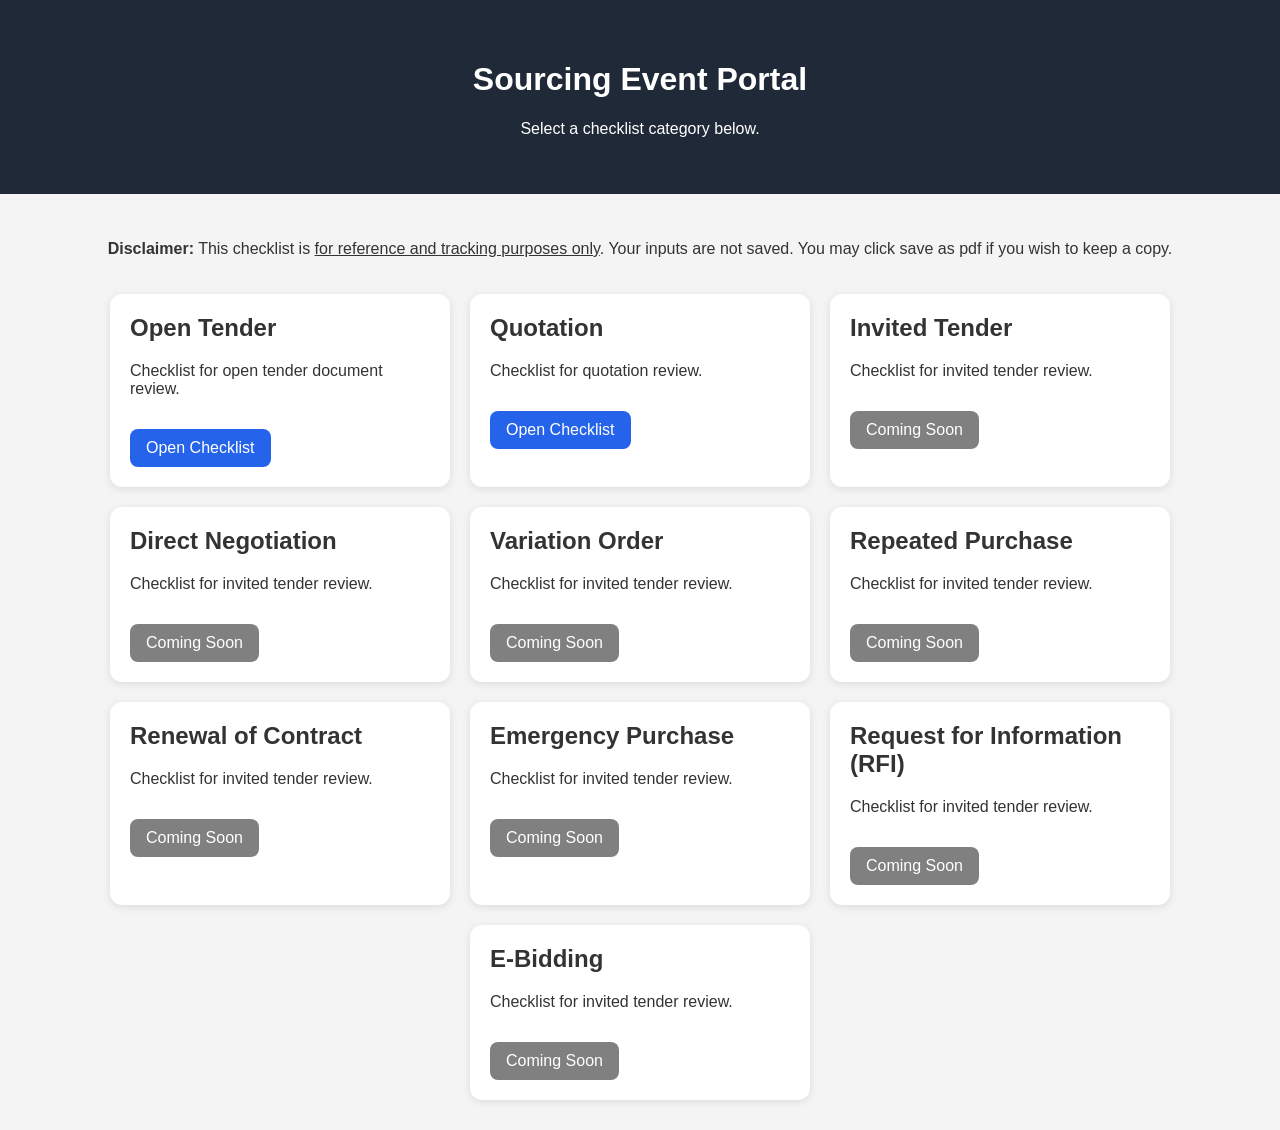
<file: index.html>
<!DOCTYPE html>
<html lang="en">
<head>
  <meta charset="UTF-8">
  <meta name="viewport" content="width=device-width, initial-scale=1.0">
  <title>Vendor Checklist Portal</title>
  <link rel="stylesheet" href="style.css">
</head>
<body>

  <header>
    <h1>Sourcing Event Portal</h1>
    <p>Select a checklist category below.</p>
  </header>

  <main class="card-container">

    <p><b>Disclaimer:</b> This checklist is <u>for reference and tracking purposes only</u>. Your inputs are not saved. You may click save as pdf if you wish to keep a copy.</p>

    <div class="card">
      <h2>Open Tender</h2>
      <p>Checklist for open tender document review.</p>
      <a href="pages/open-tender.html" class="btn">Open Checklist</a>
    </div>

    <div class="card">
      <h2>Quotation</h2>
      <p>Checklist for quotation review.</p>
      <a href="pages/quotation.html" class="btn">Open Checklist</a>
    </div>

    <div class="card">
      <h2>Invited Tender</h2>
      <p>Checklist for invited tender review.</p>
      <a href="#" class="btn disabled">Coming Soon</a>
    </div>

    <div class="card">
      <h2>Direct Negotiation</h2>
      <p>Checklist for invited tender review.</p>
      <a href="#" class="btn disabled">Coming Soon</a>
    </div>

    <div class="card">
      <h2>Variation Order</h2>
      <p>Checklist for invited tender review.</p>
      <a href="#" class="btn disabled">Coming Soon</a>
    </div>

    <div class="card">
      <h2>Repeated Purchase</h2>
      <p>Checklist for invited tender review.</p>
      <a href="#" class="btn disabled">Coming Soon</a>
    </div>

    <div class="card">
      <h2>Renewal of Contract</h2>
      <p>Checklist for invited tender review.</p>
      <a href="#" class="btn disabled">Coming Soon</a>
    </div>

    <div class="card">
      <h2>Emergency Purchase</h2>
      <p>Checklist for invited tender review.</p>
      <a href="#" class="btn disabled">Coming Soon</a>
    </div>

    <div class="card">
      <h2>Request for Information (RFI)</h2>
      <p>Checklist for invited tender review.</p>
      <a href="#" class="btn disabled">Coming Soon</a>
    </div>

    <div class="card">
      <h2>E-Bidding</h2>
      <p>Checklist for invited tender review.</p>
      <a href="#" class="btn disabled">Coming Soon</a>
    </div>

  </main>

</body>
</html>
</file>
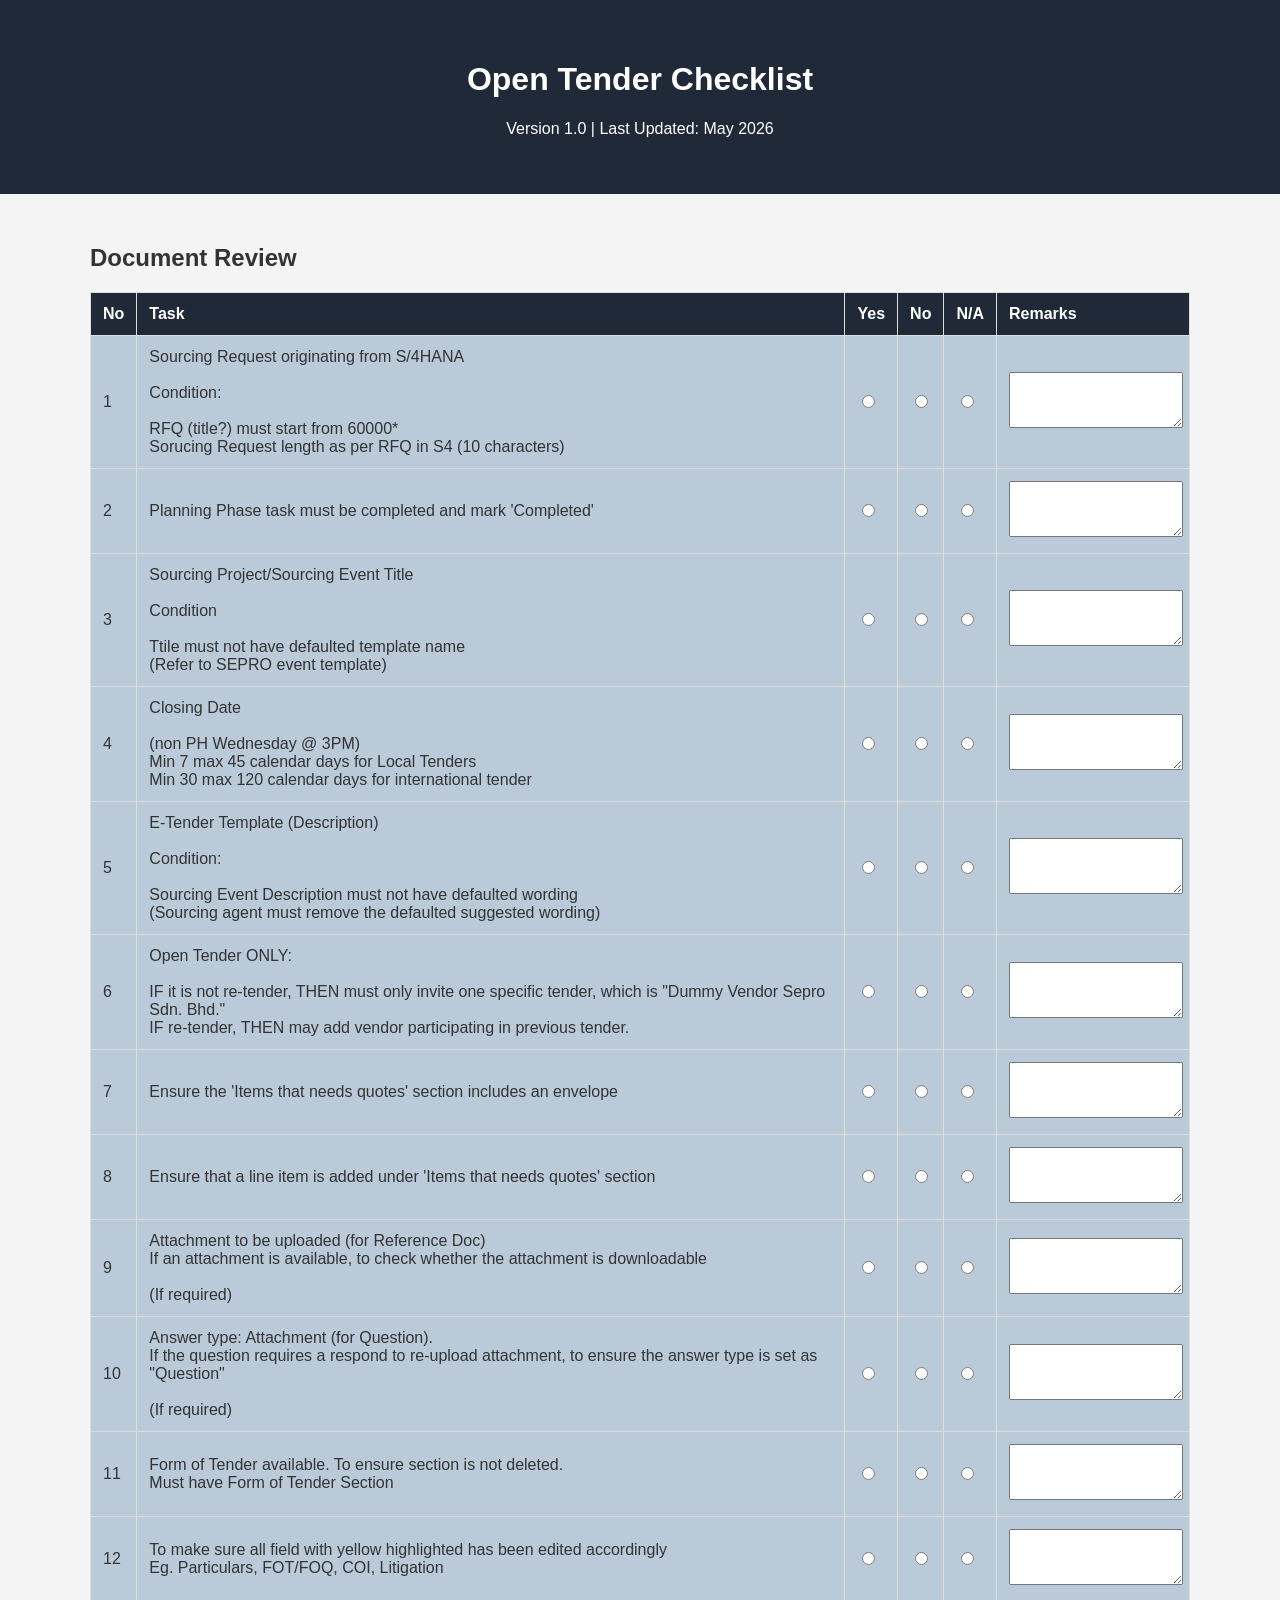
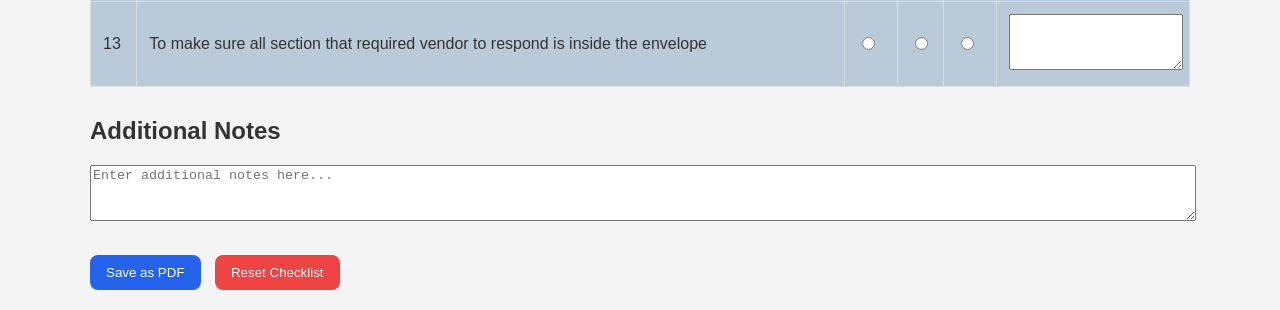
<file: pages/open-tender.html>
<!DOCTYPE html>
<html lang="en">
<head>
  <meta charset="UTF-8">
  <meta name="viewport" content="width=device-width, initial-scale=1.0">
  <title>Open Tender Checklist</title>
  <link rel="stylesheet" href="../style.css">
</head>
<body>

  <header>
    <h1>Open Tender Checklist</h1>
    <p>Version 1.0 | Last Updated: May 2026</p>
  </header>

  <div class="container">

    <div class="section">
      <h2>Document Review</h2>

      <table>
        <thead>
          <tr>
            <th>No</th>
            <th>Task</th>
            <th>Yes</th>
            <th>No</th>
            <th>N/A</th>
            <th>Remarks</th>
          </tr>
        </thead>

        <tbody>
          <tr>
            <td>1</td>
            <td>Sourcing Request originating from S/4HANA<br>
              <br>Condition:<br>
              <br>RFQ (title?) must start from 60000*
              <br>Sorucing Request length as per RFQ in S4 (10 characters)
            </td>
            <td><input type="radio" name="item1"></td>
            <td><input type="radio" name="item1"></td>
            <td><input type="radio" name="item1"></td>
            <td><textarea></textarea></td>
          </tr>

          <tr>
            <td>2</td>
            <td>Planning Phase task must be completed and mark 'Completed'</td>
            <td><input type="radio" name="item2"></td>
            <td><input type="radio" name="item2"></td>
            <td><input type="radio" name="item2"></td>
            <td><textarea></textarea></td>
          </tr>

          <tr>
            <td>3</td>
            <td>Sourcing Project/Sourcing Event Title<br>
              <br>Condition<br>
              <br>Ttile must not have defaulted template name
              <br>(Refer to SEPRO event template)
              
            <td><input type="radio" name="item3"></td>
            <td><input type="radio" name="item3"></td>
            <td><input type="radio" name="item3"></td>
            <td><textarea></textarea></td>
          </tr>

          <tr>
            <td>4</td>
            <td>Closing Date<br>
              <br>(non PH Wednesday @ 3PM)
              <br>Min 7 max 45 calendar days for Local Tenders
              <br>Min 30 max 120 calendar days for international tender
            </td>
            <td><input type="radio" name="item4"></td>
            <td><input type="radio" name="item4"></td>
            <td><input type="radio" name="item4"></td>
            <td><textarea></textarea></td>
          </tr>

          <tr>
            <td>5</td>
            <td>E-Tender Template (Description)<br>
              <br>Condition:<br>
              <br>Sourcing Event Description must not have defaulted wording
              <br>(Sourcing agent must remove the defaulted suggested wording)
            </td>
            <td><input type="radio" name="item5"></td>
            <td><input type="radio" name="item5"></td>
            <td><input type="radio" name="item5"></td>
            <td><textarea></textarea></td>
          </tr>

          <tr>
            <td>6</td>
            <td>Open Tender ONLY:<br>
            <br>IF it is not re-tender, THEN must only invite one specific tender, which is "Dummy Vendor Sepro Sdn. Bhd."
            <br>IF re-tender, THEN may add vendor participating in previous tender.</td>
            <td><input type="radio" name="item6"></td>
            <td><input type="radio" name="item6"></td>
            <td><input type="radio" name="item6"></td>
            <td><textarea></textarea></td>
          </tr>

          <tr>
            <td>7</td>
            <td>Ensure the 'Items that needs quotes' section includes an envelope</td>
            <td><input type="radio" name="item7"></td>
            <td><input type="radio" name="item7"></td>
            <td><input type="radio" name="item7"></td>
            <td><textarea></textarea></td>
          </tr>

          <tr>
            <td>8</td>
            <td>Ensure that a line item is added under 'Items that needs quotes' section</td>
            <td><input type="radio" name="item8"></td>
            <td><input type="radio" name="item8"></td>
            <td><input type="radio" name="item8"></td>
            <td><textarea></textarea></td>
          </tr>

          <tr>
            <td>9</td>
            <td>Attachment to be uploaded (for Reference Doc)
              <br>If an attachment is available, to check whether the attachment is downloadable<br>
              <br>(If required)
            </td>
            <td><input type="radio" name="item9"></td>
            <td><input type="radio" name="item9"></td>
            <td><input type="radio" name="item9"></td>
            <td><textarea></textarea></td>
          </tr>

          <tr>
            <td>10</td>
            <td>Answer type: Attachment (for Question).
              <br>If the question requires a respond to re-upload attachment, to ensure the answer type is set as "Question"<br>
              <br>(If required)
            </td>
            <td><input type="radio" name="item10"></td>
            <td><input type="radio" name="item10"></td>
            <td><input type="radio" name="item10"></td>
            <td><textarea></textarea></td>
          </tr>

          <tr>
            <td>11</td>
            <td>Form of Tender available. To ensure section is not deleted.
            <br>Must have Form of Tender Section
            </td>
            <td><input type="radio" name="item11"></td>
            <td><input type="radio" name="item11"></td>
            <td><input type="radio" name="item11"></td>
            <td><textarea></textarea></td>
          </tr>

          <tr>
            <td>12</td>
            <td>To make sure all field with yellow highlighted has been edited accordingly
              <br>Eg. Particulars, FOT/FOQ, COI, Litigation
            </td>
            <td><input type="radio" name="item12"></td>
            <td><input type="radio" name="item12"></td>
            <td><input type="radio" name="item12"></td>
            <td><textarea></textarea></td>
          </tr>

          <tr>
            <td>13</td>
            <td>To make sure all section that required vendor to respond is inside the envelope</td>
            <td><input type="radio" name="item13"></td>
            <td><input type="radio" name="item13"></td>
            <td><input type="radio" name="item13"></td>
            <td><textarea></textarea></td>
          </tr>


        </tbody>
      </table>
    </div>

    <div class="section">
      <h2>Additional Notes</h2>
      <textarea placeholder="Enter additional notes here..."></textarea>
    </div>

    <div class="button-group">
      <button class="save-btn" onclick="savePDF()">Save as PDF</button>
      <button class="reset-btn" onclick="resetChecklist()">Reset Checklist</button>
    </div>

  </div>

  <script src="../script.js"></script>

</body>
</html>
</file>
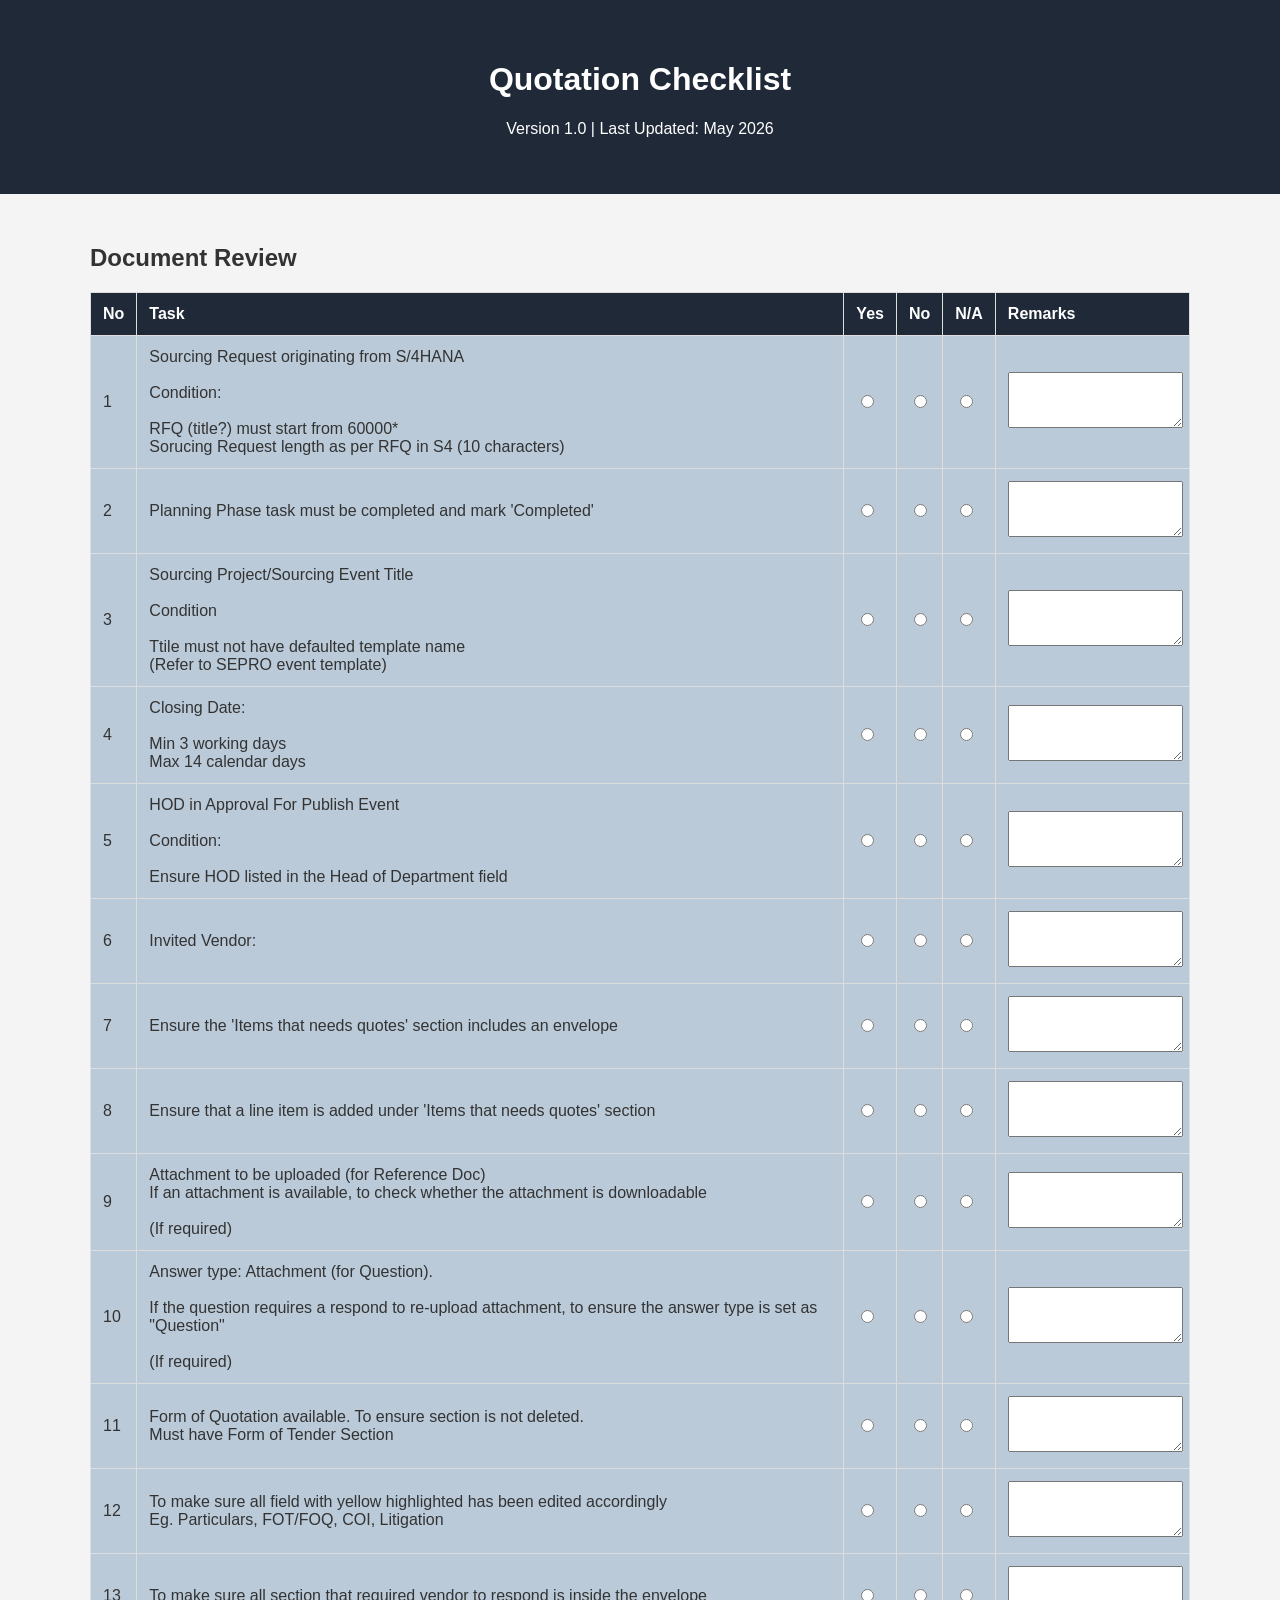
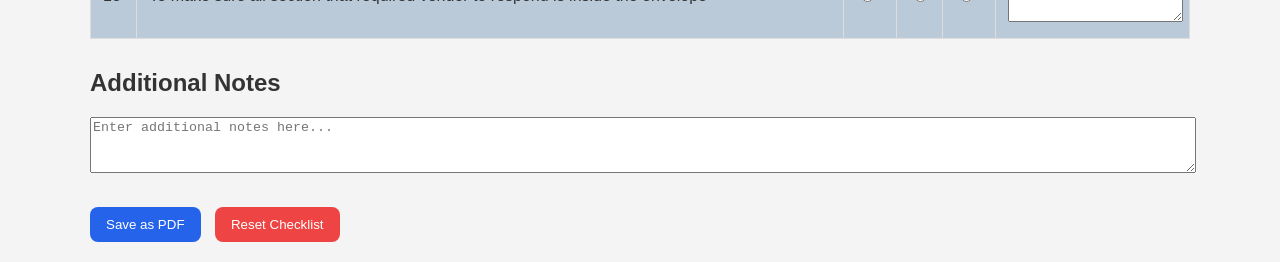
<file: pages/quotation.html>
<!DOCTYPE html>
<html lang="en">
<head>
  <meta charset="UTF-8">
  <meta name="viewport" content="width=device-width, initial-scale=1.0">
  <title>Open Tender Checklist</title>
  <link rel="stylesheet" href="../style.css">
</head>
<body>

  <header>
    <h1>Quotation Checklist</h1>
    <p>Version 1.0 | Last Updated: May 2026</p>
  </header>

  <div class="container">

    <div class="section">
      <h2>Document Review</h2>

      <table>
        <thead>
          <tr>
            <th>No</th>
            <th>Task</th>
            <th>Yes</th>
            <th>No</th>
            <th>N/A</th>
            <th>Remarks</th>
          </tr>
        </thead>

        <tbody>
          <tr>
            <td>1</td>
            <td>Sourcing Request originating from S/4HANA<br>
              <br>Condition:<br>
              <br>RFQ (title?) must start from 60000*
              <br>Sorucing Request length as per RFQ in S4 (10 characters)
            </td>
            <td><input type="radio" name="item1"></td>
            <td><input type="radio" name="item1"></td>
            <td><input type="radio" name="item1"></td>
            <td><textarea></textarea></td>
          </tr>

          <tr>
            <td>2</td>
            <td>Planning Phase task must be completed and mark 'Completed'</td>
            <td><input type="radio" name="item2"></td>
            <td><input type="radio" name="item2"></td>
            <td><input type="radio" name="item2"></td>
            <td><textarea></textarea></td>
          </tr>

          <tr>
            <td>3</td>
            <td>Sourcing Project/Sourcing Event Title<br>
              <br>Condition<br>
              <br>Ttile must not have defaulted template name
              <br>(Refer to SEPRO event template)
              <td><input type="radio" name="item3"></td>
              <td><input type="radio" name="item3"></td>
              <td><input type="radio" name="item3"></td>
              <td><textarea></textarea></td>
          </tr>

          <tr>
            <td>4</td>
            <td>Closing Date:<br>
              <br>Min 3 working days
              <br>Max 14 calendar days
            </td>
            <td><input type="radio" name="item4"></td>
            <td><input type="radio" name="item4"></td>
            <td><input type="radio" name="item4"></td>
            <td><textarea></textarea></td>
          </tr>

          <tr>
            <td>5</td>
            <td>HOD in Approval For Publish Event<br>
              <br>Condition:<br>
              <br>Ensure HOD listed in the Head of Department field
            </td>
            <td><input type="radio" name="item5"></td>
            <td><input type="radio" name="item5"></td>
            <td><input type="radio" name="item5"></td>
            <td><textarea></textarea></td>
          </tr>

          <tr>
            <td>6</td>
            <td>Invited Vendor:<br>
            <td><input type="radio" name="item6"></td>
            <td><input type="radio" name="item6"></td>
            <td><input type="radio" name="item6"></td>
            <td><textarea></textarea></td>
          </tr>

          <tr>
            <td>7</td>
            <td>Ensure the 'Items that needs quotes' section includes an envelope</td>
            <td><input type="radio" name="item7"></td>
            <td><input type="radio" name="item7"></td>
            <td><input type="radio" name="item7"></td>
            <td><textarea></textarea></td>
          </tr>

          <tr>
            <td>8</td>
            <td>Ensure that a line item is added under 'Items that needs quotes' section</td>
            <td><input type="radio" name="item8"></td>
            <td><input type="radio" name="item8"></td>
            <td><input type="radio" name="item8"></td>
            <td><textarea></textarea></td>
          </tr>

          <tr>
            <td>9</td>
            <td>Attachment to be uploaded (for Reference Doc)
              <br>If an attachment is available, to check whether the attachment is downloadable<br>
              <br>(If required)
            </td>
            <td><input type="radio" name="item9"></td>
            <td><input type="radio" name="item9"></td>
            <td><input type="radio" name="item9"></td>
            <td><textarea></textarea></td>
          </tr>

          <tr>
            <td>10</td>
            <td>Answer type: Attachment (for Question).<br>
              <br>If the question requires a respond to re-upload attachment, to ensure the answer type is set as "Question"<br>
              <br>(If required)
            </td>
            <td><input type="radio" name="item10"></td>
            <td><input type="radio" name="item10"></td>
            <td><input type="radio" name="item10"></td>
            <td><textarea></textarea></td>
          </tr>

          <tr>
            <td>11</td>
            <td>Form of Quotation available. To ensure section is not deleted.
            <br>Must have Form of Tender Section
            </td>
            <td><input type="radio" name="item11"></td>
            <td><input type="radio" name="item11"></td>
            <td><input type="radio" name="item11"></td>
            <td><textarea></textarea></td>
          </tr>

          <tr>
            <td>12</td>
            <td>To make sure all field with yellow highlighted has been edited accordingly
              <br>Eg. Particulars, FOT/FOQ, COI, Litigation
            </td>
            <td><input type="radio" name="item12"></td>
            <td><input type="radio" name="item12"></td>
            <td><input type="radio" name="item12"></td>
            <td><textarea></textarea></td>
          </tr>

          <tr>
            <td>13</td>
            <td>To make sure all section that required vendor to respond is inside the envelope</td>
            <td><input type="radio" name="item13"></td>
            <td><input type="radio" name="item13"></td>
            <td><input type="radio" name="item13"></td>
            <td><textarea></textarea></td>
          </tr>


        </tbody>
      </table>
    </div>

    <div class="section">
      <h2>Additional Notes</h2>
      <textarea placeholder="Enter additional notes here..."></textarea>
    </div>

    <div class="button-group">
      <button class="save-btn" onclick="savePDF()">Save as PDF</button>
      <button class="reset-btn" onclick="resetChecklist()">Reset Checklist</button>
    </div>

  </div>

  <script src="../script.js"></script>

</body>
</html>
</file>
<file: style.css>
body {
  font-family: Arial, sans-serif;
  margin: 0;
  padding: 0;
  background-color: #f4f4f4;
  color: #333;
}

header {
  text-align: center;
  padding: 40px 20px;
  background-color: #1f2937;
  color: white;
}

.card-container {
  display: flex;
  flex-wrap: wrap;
  justify-content: center;
  gap: 20px;
  padding: 30px;
}

.card {
  background-color: white;
  width: 300px;
  padding: 20px;
  border-radius: 12px;
  box-shadow: 0 2px 8px rgba(0,0,0,0.1);
}

.card h2 {
  margin-top: 0;
}

.btn {
  display: inline-block;
  margin-top: 15px;
  padding: 10px 16px;
  background-color: #2563eb;
  color: white;
  text-decoration: none;
  border-radius: 8px;
}

.btn:hover {
  opacity: 0.9;
}

.disabled {
  background-color: gray;
  pointer-events: none;
}

table {
  width: 100%;
  border-collapse: collapse;
  margin-top: 20px;
  background-color: rgb(186, 202, 217);
}

th, td {
  border: 1px solid #ddd;
  padding: 12px;
  text-align: left;
}

th {
  background-color: #1f2937;
  color: white;
}

textarea {
  width: 100%;
  min-height: 50px;
}

.section {
  margin: 30px 0;
}

.container {
  max-width: 1100px;
  margin: auto;
  padding: 20px;
}

.button-group {
  margin-top: 20px;
}

button {
  padding: 10px 16px;
  border: none;
  border-radius: 8px;
  cursor: pointer;
  margin-right: 10px;
}

.save-btn {
  background-color: #2563eb;
  color: white;
}

.reset-btn {
  background-color: #ef4444;
  color: white;
}

@media (max-width: 768px) {
  .card-container {
    flex-direction: column;
    align-items: center;
  }

  table {
    font-size: 14px;
  }
}
</file>
